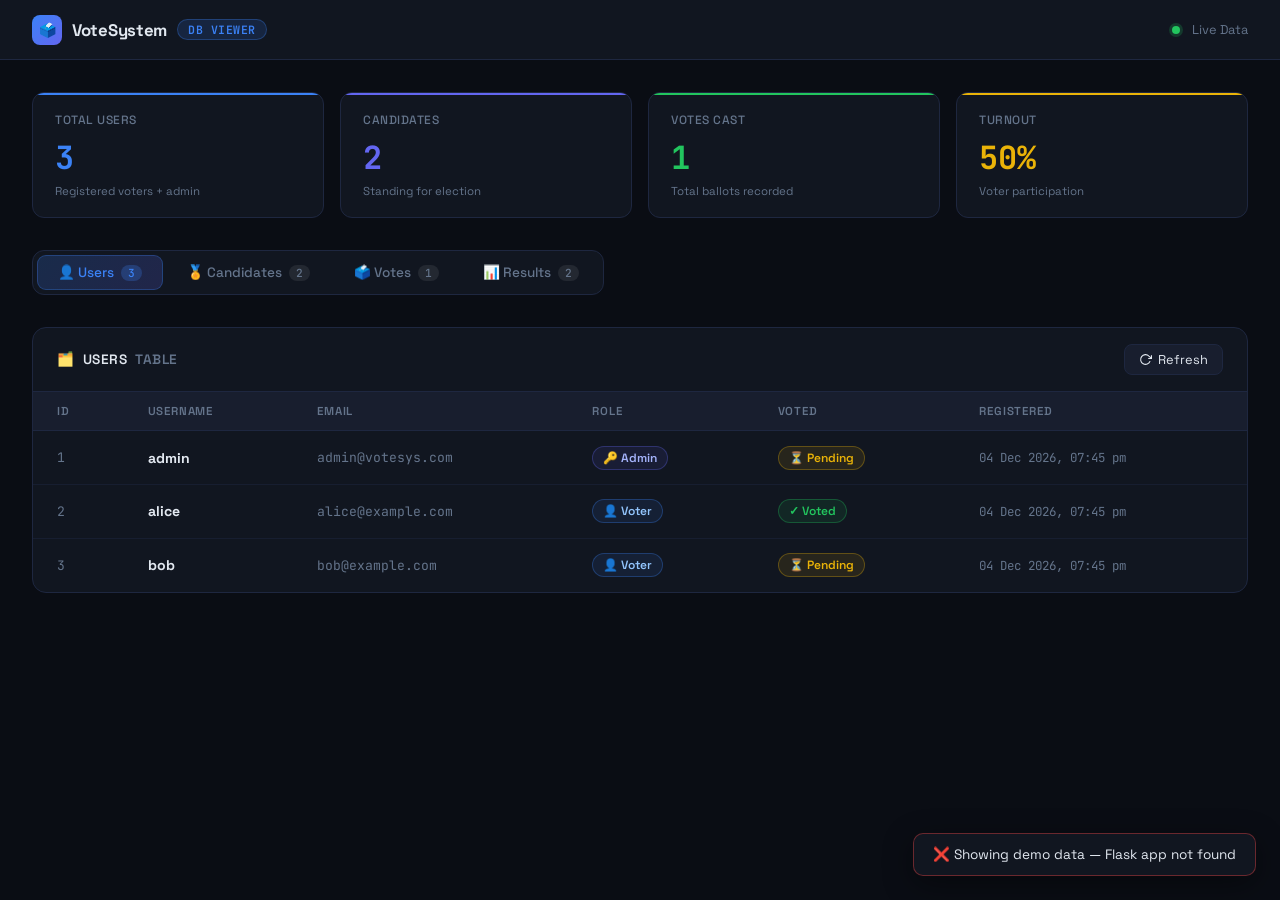
<file: db_viewer.html>
<!DOCTYPE html>
<html lang="en">
<head>
  <meta charset="UTF-8" />
  <meta name="viewport" content="width=device-width, initial-scale=1.0" />
  <title>VoteSystem — Database Viewer</title>
  <link href="https://fonts.googleapis.com/css2?family=Space+Grotesk:wght@300;400;500;600;700&family=JetBrains+Mono:wght@400;600&display=swap" rel="stylesheet" />
  <style>
    :root {
      --bg: #0a0d14;
      --surface: #111620;
      --surface2: #181e2e;
      --border: #1e2740;
      --accent: #3b82f6;
      --accent2: #6366f1;
      --green: #22c55e;
      --yellow: #eab308;
      --red: #ef4444;
      --text: #e2e8f0;
      --muted: #64748b;
      --mono: 'JetBrains Mono', monospace;
    }

    * { margin: 0; padding: 0; box-sizing: border-box; }

    body {
      background: var(--bg);
      color: var(--text);
      font-family: 'Space Grotesk', sans-serif;
      min-height: 100vh;
    }

    /* ── Header ── */
    header {
      background: var(--surface);
      border-bottom: 1px solid var(--border);
      padding: 0 2rem;
      display: flex;
      align-items: center;
      justify-content: space-between;
      height: 60px;
      position: sticky;
      top: 0;
      z-index: 100;
    }
    .logo {
      display: flex;
      align-items: center;
      gap: 10px;
      font-weight: 700;
      font-size: 1.05rem;
      letter-spacing: -0.3px;
    }
    .logo-icon {
      width: 30px;
      height: 30px;
      background: linear-gradient(135deg, var(--accent), var(--accent2));
      border-radius: 8px;
      display: grid;
      place-items: center;
      font-size: 14px;
    }
    .badge {
      background: rgba(59,130,246,.15);
      color: var(--accent);
      border: 1px solid rgba(59,130,246,.3);
      border-radius: 20px;
      padding: 2px 10px;
      font-size: .72rem;
      font-weight: 600;
      letter-spacing: .5px;
      font-family: var(--mono);
    }
    .header-right {
      display: flex;
      align-items: center;
      gap: 12px;
    }
    .live-dot {
      width: 8px; height: 8px;
      background: var(--green);
      border-radius: 50%;
      box-shadow: 0 0 0 3px rgba(34,197,94,.2);
      animation: pulse 2s infinite;
    }
    @keyframes pulse {
      0%,100% { box-shadow: 0 0 0 3px rgba(34,197,94,.2); }
      50%      { box-shadow: 0 0 0 6px rgba(34,197,94,.05); }
    }

    /* ── Layout ── */
    .page {
      max-width: 1300px;
      margin: 0 auto;
      padding: 2rem;
    }

    /* ── Tab Bar ── */
    .tabs {
      display: flex;
      gap: 4px;
      background: var(--surface);
      border: 1px solid var(--border);
      border-radius: 12px;
      padding: 4px;
      margin-bottom: 2rem;
      width: fit-content;
    }
    .tab {
      padding: 8px 20px;
      border-radius: 9px;
      border: none;
      cursor: pointer;
      font-family: 'Space Grotesk', sans-serif;
      font-size: .85rem;
      font-weight: 500;
      color: var(--muted);
      background: transparent;
      transition: all .2s;
      display: flex;
      align-items: center;
      gap: 7px;
    }
    .tab:hover { color: var(--text); background: var(--surface2); }
    .tab.active {
      background: linear-gradient(135deg, rgba(59,130,246,.2), rgba(99,102,241,.2));
      color: var(--accent);
      border: 1px solid rgba(59,130,246,.3);
    }
    .tab-count {
      background: rgba(255,255,255,.08);
      border-radius: 10px;
      padding: 1px 7px;
      font-size: .7rem;
      font-family: var(--mono);
    }
    .tab.active .tab-count { background: rgba(59,130,246,.25); color: var(--accent); }

    /* ── Stats Row ── */
    .stats {
      display: grid;
      grid-template-columns: repeat(4, 1fr);
      gap: 1rem;
      margin-bottom: 2rem;
    }
    .stat-card {
      background: var(--surface);
      border: 1px solid var(--border);
      border-radius: 12px;
      padding: 1.2rem 1.4rem;
      position: relative;
      overflow: hidden;
    }
    .stat-card::before {
      content: '';
      position: absolute;
      top: 0; left: 0; right: 0;
      height: 2px;
    }
    .stat-card.blue::before  { background: var(--accent); }
    .stat-card.purple::before{ background: var(--accent2); }
    .stat-card.green::before { background: var(--green); }
    .stat-card.yellow::before{ background: var(--yellow); }
    .stat-label { font-size: .75rem; color: var(--muted); font-weight: 500; letter-spacing: .5px; text-transform: uppercase; margin-bottom: .5rem; }
    .stat-value { font-size: 2rem; font-weight: 700; font-family: var(--mono); }
    .stat-card.blue   .stat-value { color: var(--accent); }
    .stat-card.purple .stat-value { color: var(--accent2); }
    .stat-card.green  .stat-value { color: var(--green); }
    .stat-card.yellow .stat-value { color: var(--yellow); }
    .stat-sub { font-size: .72rem; color: var(--muted); margin-top: .3rem; }

    /* ── Panel ── */
    .panel {
      background: var(--surface);
      border: 1px solid var(--border);
      border-radius: 14px;
      overflow: hidden;
    }
    .panel-head {
      padding: 1rem 1.5rem;
      border-bottom: 1px solid var(--border);
      display: flex;
      align-items: center;
      justify-content: space-between;
    }
    .panel-title {
      font-size: .85rem;
      font-weight: 600;
      letter-spacing: .5px;
      text-transform: uppercase;
      color: var(--muted);
      display: flex;
      align-items: center;
      gap: 8px;
    }
    .panel-title span { color: var(--text); }

    /* ── Table ── */
    table { width: 100%; border-collapse: collapse; }
    thead tr { background: var(--surface2); }
    th {
      padding: .75rem 1.5rem;
      text-align: left;
      font-size: .72rem;
      font-weight: 600;
      letter-spacing: .8px;
      text-transform: uppercase;
      color: var(--muted);
      border-bottom: 1px solid var(--border);
    }
    td {
      padding: .9rem 1.5rem;
      border-bottom: 1px solid rgba(30,39,64,.5);
      font-size: .88rem;
    }
    tbody tr { transition: background .15s; }
    tbody tr:hover { background: rgba(255,255,255,.02); }
    tbody tr:last-child td { border-bottom: none; }

    .mono { font-family: var(--mono); font-size: .82rem; color: var(--muted); }
    .pill {
      display: inline-flex;
      align-items: center;
      gap: 5px;
      padding: 3px 10px;
      border-radius: 20px;
      font-size: .75rem;
      font-weight: 600;
      border: 1px solid transparent;
    }
    .pill.voted   { background: rgba(34,197,94,.1);  color: var(--green);  border-color: rgba(34,197,94,.3); }
    .pill.pending { background: rgba(234,179,8,.1);  color: var(--yellow); border-color: rgba(234,179,8,.3); }
    .pill.admin   { background: rgba(99,102,241,.1); color: #a5b4fc;       border-color: rgba(99,102,241,.3); }
    .pill.voter   { background: rgba(59,130,246,.1); color: #93c5fd;       border-color: rgba(59,130,246,.3); }

    /* ── Vote Bar ── */
    .bar-wrap { display: flex; align-items: center; gap: 10px; }
    .bar-bg { flex: 1; height: 6px; background: var(--border); border-radius: 3px; overflow: hidden; }
    .bar-fill { height: 100%; border-radius: 3px; background: linear-gradient(90deg, var(--accent), var(--accent2)); transition: width 1s ease; }
    .bar-pct { font-family: var(--mono); font-size: .78rem; color: var(--muted); min-width: 38px; text-align: right; }

    /* ── Section toggle ── */
    .section { display: none; }
    .section.active { display: block; }

    /* ── Refresh button ── */
    .btn-refresh {
      background: var(--surface2);
      border: 1px solid var(--border);
      color: var(--text);
      padding: 6px 14px;
      border-radius: 8px;
      font-family: 'Space Grotesk', sans-serif;
      font-size: .8rem;
      cursor: pointer;
      display: flex;
      align-items: center;
      gap: 6px;
      transition: all .2s;
    }
    .btn-refresh:hover { border-color: var(--accent); color: var(--accent); }
    .btn-refresh svg { transition: transform .4s; }
    .btn-refresh.spinning svg { transform: rotate(360deg); }

    /* ── Empty state ── */
    .empty {
      padding: 3rem;
      text-align: center;
      color: var(--muted);
    }
    .empty-icon { font-size: 2.5rem; margin-bottom: .75rem; }

    /* ── Winner badge ── */
    .crown { font-size: 1rem; margin-right: 4px; }
    .winner-row td:first-child { position: relative; }

    /* ── Scrollbar ── */
    ::-webkit-scrollbar { width: 6px; height: 6px; }
    ::-webkit-scrollbar-track { background: var(--bg); }
    ::-webkit-scrollbar-thumb { background: var(--border); border-radius: 3px; }

    /* ── Loading skeleton ── */
    .skeleton {
      background: linear-gradient(90deg, var(--surface2) 25%, var(--border) 50%, var(--surface2) 75%);
      background-size: 200% 100%;
      animation: shimmer 1.5s infinite;
      border-radius: 4px;
      height: 14px;
    }
    @keyframes shimmer { 0%{background-position:200% 0} 100%{background-position:-200% 0} }

    .loading-rows td { padding: .9rem 1.5rem; }

    /* ── Toast ── */
    .toast {
      position: fixed;
      bottom: 1.5rem;
      right: 1.5rem;
      background: var(--surface);
      border: 1px solid var(--border);
      border-radius: 10px;
      padding: .75rem 1.2rem;
      font-size: .85rem;
      display: flex;
      align-items: center;
      gap: 8px;
      box-shadow: 0 8px 30px rgba(0,0,0,.4);
      transform: translateY(20px);
      opacity: 0;
      transition: all .3s ease;
      z-index: 999;
    }
    .toast.show { transform: translateY(0); opacity: 1; }
    .toast.success { border-color: rgba(34,197,94,.4); }
    .toast.error   { border-color: rgba(239,68,68,.4); }

    @media (max-width: 768px) {
      .stats { grid-template-columns: repeat(2,1fr); }
      .tabs { flex-wrap: wrap; }
      .page { padding: 1rem; }
    }
  </style>
</head>
<body>

<header>
  <div class="logo">
    <div class="logo-icon">🗳️</div>
    VoteSystem <span class="badge">DB VIEWER</span>
  </div>
  <div class="header-right">
    <div class="live-dot"></div>
    <span style="font-size:.8rem;color:var(--muted)">Live Data</span>
  </div>
</header>

<div class="page">

  <!-- Stats -->
  <div class="stats" id="statsRow">
    <div class="stat-card blue">
      <div class="stat-label">Total Users</div>
      <div class="stat-value" id="s-users">—</div>
      <div class="stat-sub">Registered voters + admin</div>
    </div>
    <div class="stat-card purple">
      <div class="stat-label">Candidates</div>
      <div class="stat-value" id="s-cands">—</div>
      <div class="stat-sub">Standing for election</div>
    </div>
    <div class="stat-card green">
      <div class="stat-label">Votes Cast</div>
      <div class="stat-value" id="s-votes">—</div>
      <div class="stat-sub">Total ballots recorded</div>
    </div>
    <div class="stat-card yellow">
      <div class="stat-label">Turnout</div>
      <div class="stat-value" id="s-turnout">—</div>
      <div class="stat-sub">Voter participation</div>
    </div>
  </div>

  <!-- Tabs -->
  <div class="tabs">
    <button class="tab active" onclick="switchTab('users', this)">
      👤 Users <span class="tab-count" id="tc-users">0</span>
    </button>
    <button class="tab" onclick="switchTab('candidates', this)">
      🏅 Candidates <span class="tab-count" id="tc-cands">0</span>
    </button>
    <button class="tab" onclick="switchTab('votes', this)">
      🗳️ Votes <span class="tab-count" id="tc-votes">0</span>
    </button>
    <button class="tab" onclick="switchTab('results', this)">
      📊 Results <span class="tab-count" id="tc-results">0</span>
    </button>
  </div>

  <!-- USERS -->
  <div class="section active" id="sec-users">
    <div class="panel">
      <div class="panel-head">
        <div class="panel-title">🗂️ <span>users</span> table</div>
        <button class="btn-refresh" onclick="loadAll()">
          <svg width="13" height="13" fill="none" stroke="currentColor" stroke-width="2" viewBox="0 0 24 24"><polyline points="23 4 23 10 17 10"/><path d="M20.49 15a9 9 0 1 1-2.12-9.36L23 10"/></svg>
          Refresh
        </button>
      </div>
      <table>
        <thead>
          <tr>
            <th>ID</th><th>Username</th><th>Email</th><th>Role</th><th>Voted</th><th>Registered</th>
          </tr>
        </thead>
        <tbody id="users-body">
          <tr class="loading-rows"><td><div class="skeleton" style="width:20px"></div></td><td><div class="skeleton" style="width:80px"></div></td><td><div class="skeleton" style="width:160px"></div></td><td><div class="skeleton" style="width:60px"></div></td><td><div class="skeleton" style="width:60px"></div></td><td><div class="skeleton" style="width:100px"></div></td></tr>
        </tbody>
      </table>
    </div>
  </div>

  <!-- CANDIDATES -->
  <div class="section" id="sec-candidates">
    <div class="panel">
      <div class="panel-head">
        <div class="panel-title">🏅 <span>candidates</span> table</div>
        <button class="btn-refresh" onclick="loadAll()">
          <svg width="13" height="13" fill="none" stroke="currentColor" stroke-width="2" viewBox="0 0 24 24"><polyline points="23 4 23 10 17 10"/><path d="M20.49 15a9 9 0 1 1-2.12-9.36L23 10"/></svg>
          Refresh
        </button>
      </div>
      <table>
        <thead>
          <tr><th>ID</th><th>Name</th><th>Party</th><th>Description</th><th>Added On</th></tr>
        </thead>
        <tbody id="candidates-body">
          <tr class="loading-rows"><td><div class="skeleton" style="width:20px"></div></td><td><div class="skeleton" style="width:100px"></div></td><td><div class="skeleton" style="width:120px"></div></td><td><div class="skeleton" style="width:200px"></div></td><td><div class="skeleton" style="width:100px"></div></td></tr>
        </tbody>
      </table>
    </div>
  </div>

  <!-- VOTES -->
  <div class="section" id="sec-votes">
    <div class="panel">
      <div class="panel-head">
        <div class="panel-title">🗳️ <span>votes</span> table (raw ballots)</div>
        <button class="btn-refresh" onclick="loadAll()">
          <svg width="13" height="13" fill="none" stroke="currentColor" stroke-width="2" viewBox="0 0 24 24"><polyline points="23 4 23 10 17 10"/><path d="M20.49 15a9 9 0 1 1-2.12-9.36L23 10"/></svg>
          Refresh
        </button>
      </div>
      <table>
        <thead>
          <tr><th>Vote ID</th><th>Voter (username)</th><th>Candidate</th><th>Party</th><th>Cast At</th></tr>
        </thead>
        <tbody id="votes-body">
          <tr class="loading-rows"><td><div class="skeleton" style="width:20px"></div></td><td><div class="skeleton" style="width:80px"></div></td><td><div class="skeleton" style="width:100px"></div></td><td><div class="skeleton" style="width:100px"></div></td><td><div class="skeleton" style="width:100px"></div></td></tr>
        </tbody>
      </table>
    </div>
  </div>

  <!-- RESULTS -->
  <div class="section" id="sec-results">
    <div class="panel">
      <div class="panel-head">
        <div class="panel-title">📊 <span>Election Results</span> — live tally</div>
        <button class="btn-refresh" onclick="loadAll()">
          <svg width="13" height="13" fill="none" stroke="currentColor" stroke-width="2" viewBox="0 0 24 24"><polyline points="23 4 23 10 17 10"/><path d="M20.49 15a9 9 0 1 1-2.12-9.36L23 10"/></svg>
          Refresh
        </button>
      </div>
      <table>
        <thead>
          <tr><th>Rank</th><th>Candidate</th><th>Party</th><th>Votes</th><th>Share</th></tr>
        </thead>
        <tbody id="results-body">
          <tr class="loading-rows"><td><div class="skeleton" style="width:20px"></div></td><td><div class="skeleton" style="width:100px"></div></td><td><div class="skeleton" style="width:120px"></div></td><td><div class="skeleton" style="width:40px"></div></td><td><div class="skeleton" style="width:140px"></div></td></tr>
        </tbody>
      </table>
    </div>
  </div>

</div>

<div class="toast" id="toast"></div>

<script>
  /* ─── DB path config ─────────────────────────────────────── */
  // This viewer fetches data from the Flask API endpoints.
  // Make sure your voting_system Flask app is running.
  const BASE = 'http://127.0.0.1:5000';

  /* ─── Fetch helpers ──────────────────────────────────────── */
  async function apiFetch(path) {
    const r = await fetch(BASE + path, { credentials: 'include' });
    if (!r.ok) throw new Error(`HTTP ${r.status} from ${path}`);
    return r.json();
  }

  /* ─── Toast ──────────────────────────────────────────────── */
  function showToast(msg, type = 'success') {
    const t = document.getElementById('toast');
    t.textContent = (type === 'success' ? '✅ ' : '❌ ') + msg;
    t.className = `toast ${type} show`;
    setTimeout(() => t.classList.remove('show'), 3000);
  }

  /* ─── Format date ────────────────────────────────────────── */
  function fmtDate(d) {
    if (!d) return '—';
    return new Date(d).toLocaleString('en-IN', {
      day: '2-digit', month: 'short', year: 'numeric',
      hour: '2-digit', minute: '2-digit'
    });
  }

  /* ─── State ──────────────────────────────────────────────── */
  let state = { users: [], candidates: [], votes: [] };

  /* ─── Render Users ───────────────────────────────────────── */
  function renderUsers(users) {
    const tb = document.getElementById('users-body');
    if (!users.length) {
      tb.innerHTML = `<tr><td colspan="6"><div class="empty"><div class="empty-icon">👥</div>No users registered yet</div></td></tr>`;
      return;
    }
    tb.innerHTML = users.map(u => `
      <tr>
        <td class="mono">${u.id}</td>
        <td><strong>${u.username}</strong></td>
        <td class="mono" style="color:var(--muted)">${u.email}</td>
        <td><span class="pill ${u.is_admin ? 'admin' : 'voter'}">${u.is_admin ? '🔑 Admin' : '👤 Voter'}</span></td>
        <td><span class="pill ${u.has_voted ? 'voted' : 'pending'}">${u.has_voted ? '✓ Voted' : '⏳ Pending'}</span></td>
        <td class="mono" style="font-size:.78rem;color:var(--muted)">${fmtDate(u.created_at)}</td>
      </tr>
    `).join('');
    document.getElementById('tc-users').textContent = users.length;
  }

  /* ─── Render Candidates ──────────────────────────────────── */
  function renderCandidates(candidates) {
    const tb = document.getElementById('candidates-body');
    if (!candidates.length) {
      tb.innerHTML = `<tr><td colspan="5"><div class="empty"><div class="empty-icon">🏅</div>No candidates added yet. Log in as Admin → Add Candidate</div></td></tr>`;
      return;
    }
    tb.innerHTML = candidates.map(c => `
      <tr>
        <td class="mono">${c.id}</td>
        <td><strong>${c.name}</strong></td>
        <td style="color:#a5b4fc">${c.party}</td>
        <td style="color:var(--muted);font-size:.82rem;max-width:280px;overflow:hidden;text-overflow:ellipsis;white-space:nowrap">${c.description || '—'}</td>
        <td class="mono" style="font-size:.78rem;color:var(--muted)">${fmtDate(c.created_at)}</td>
      </tr>
    `).join('');
    document.getElementById('tc-cands').textContent = candidates.length;
  }

  /* ─── Render Votes ───────────────────────────────────────── */
  function renderVotes(votes) {
    const tb = document.getElementById('votes-body');
    if (!votes.length) {
      tb.innerHTML = `<tr><td colspan="5"><div class="empty"><div class="empty-icon">🗳️</div>No votes cast yet</div></td></tr>`;
      return;
    }
    tb.innerHTML = votes.map(v => `
      <tr>
        <td class="mono">#${v.id}</td>
        <td><strong>${v.voter_username}</strong></td>
        <td>${v.candidate_name}</td>
        <td style="color:#a5b4fc">${v.candidate_party}</td>
        <td class="mono" style="font-size:.78rem;color:var(--muted)">${fmtDate(v.cast_at)}</td>
      </tr>
    `).join('');
    document.getElementById('tc-votes').textContent = votes.length;
  }

  /* ─── Render Results ─────────────────────────────────────── */
  function renderResults(candidates, totalVotes) {
    const tb = document.getElementById('results-body');
    if (!candidates.length) {
      tb.innerHTML = `<tr><td colspan="5"><div class="empty"><div class="empty-icon">📊</div>No results yet</div></td></tr>`;
      return;
    }
    const ranked = [...candidates].sort((a,b) => b.vote_count - a.vote_count);
    tb.innerHTML = ranked.map((c, i) => {
      const pct = totalVotes ? Math.round(c.vote_count / totalVotes * 1000) / 10 : 0;
      const medal = i === 0 && totalVotes ? '👑 ' : i === 1 ? '🥈 ' : i === 2 ? '🥉 ' : '';
      return `
        <tr>
          <td class="mono" style="color:var(--muted)">${i + 1}</td>
          <td><strong>${medal}${c.name}</strong></td>
          <td style="color:#a5b4fc">${c.party}</td>
          <td class="mono" style="color:var(--accent);font-weight:600">${c.vote_count}</td>
          <td>
            <div class="bar-wrap">
              <div class="bar-bg"><div class="bar-fill" style="width:${pct}%"></div></div>
              <div class="bar-pct">${pct}%</div>
            </div>
          </td>
        </tr>
      `;
    }).join('');
    document.getElementById('tc-results').textContent = ranked.length;
  }

  /* ─── Update Stats ───────────────────────────────────────── */
  function updateStats(users, candidates, votes) {
    const voterCount = users.filter(u => !u.is_admin).length;
    const turnout = voterCount ? Math.round(votes.length / voterCount * 1000) / 10 : 0;
    document.getElementById('s-users').textContent = users.length;
    document.getElementById('s-cands').textContent = candidates.length;
    document.getElementById('s-votes').textContent = votes.length;
    document.getElementById('s-turnout').textContent = turnout + '%';
  }

  /* ─── Load All ───────────────────────────────────────────── */
  async function loadAll() {
    try {
      const [users, candidates, votes] = await Promise.all([
        apiFetch('/api/db/users'),
        apiFetch('/api/db/candidates'),
        apiFetch('/api/db/votes'),
      ]);
      state = { users, candidates, votes };
      renderUsers(users);
      renderCandidates(candidates);
      renderVotes(votes);
      renderResults(candidates, votes.length);
      updateStats(users, candidates, votes);
      showToast('Database refreshed successfully');
    } catch (e) {
      showToast('Cannot connect to Flask app at ' + BASE + '. Make sure it is running!', 'error');
      renderFallback();
    }
  }

  /* ─── Fallback (demo mode) ───────────────────────────────── */
  function renderFallback() {
    const demoUsers = [
      { id: 1, username: 'admin', email: 'admin@votesys.com', is_admin: true, has_voted: false, created_at: new Date() },
      { id: 2, username: 'alice', email: 'alice@example.com', is_admin: false, has_voted: true, created_at: new Date() },
      { id: 3, username: 'bob',   email: 'bob@example.com',   is_admin: false, has_voted: false, created_at: new Date() },
    ];
    const demoCandidates = [
      { id: 1, name: 'Rahul Sharma', party: 'Progress Party', description: 'Advocate for tech growth', vote_count: 1, created_at: new Date() },
      { id: 2, name: 'Priya Patel',  party: 'Future Alliance', description: 'Education reformer',       vote_count: 0, created_at: new Date() },
    ];
    const demoVotes = [
      { id: 1, voter_username: 'alice', candidate_name: 'Rahul Sharma', candidate_party: 'Progress Party', cast_at: new Date() }
    ];
    renderUsers(demoUsers);
    renderCandidates(demoCandidates);
    renderVotes(demoVotes);
    renderResults(demoCandidates, 1);
    updateStats(demoUsers, demoCandidates, demoVotes);
    showToast('Showing demo data — Flask app not found', 'error');
  }

  /* ─── Tab switch ─────────────────────────────────────────── */
  function switchTab(name, btn) {
    document.querySelectorAll('.section').forEach(s => s.classList.remove('active'));
    document.querySelectorAll('.tab').forEach(t => t.classList.remove('active'));
    document.getElementById('sec-' + name).classList.add('active');
    btn.classList.add('active');
  }

  /* ─── Init ───────────────────────────────────────────────── */
  loadAll();
  setInterval(loadAll, 30000); // auto-refresh every 30s
</script>

<!-- 
  ═══════════════════════════════════════════════════════════════
  IMPORTANT: To make this work, add these API routes to your
  voting_system Flask app (routes/main.py):

  @main_bp.route('/api/db/users')
  def api_users():
      from models import User
      from flask import jsonify
      users = User.query.all()
      return jsonify([{
          'id': u.id, 'username': u.username, 'email': u.email,
          'is_admin': u.is_admin, 'has_voted': u.has_voted(),
          'created_at': u.created_at.isoformat() if u.created_at else None
      } for u in users])

  @main_bp.route('/api/db/candidates')
  def api_candidates():
      from models import Candidate
      from flask import jsonify
      cands = Candidate.query.all()
      return jsonify([{
          'id': c.id, 'name': c.name, 'party': c.party,
          'description': c.description, 'vote_count': c.vote_count,
          'created_at': c.created_at.isoformat() if c.created_at else None
      } for c in cands])

  @main_bp.route('/api/db/votes')
  def api_votes():
      from models import Vote
      from flask import jsonify
      votes = Vote.query.all()
      return jsonify([{
          'id': v.id, 'voter_username': v.voter.username,
          'candidate_name': v.candidate.name,
          'candidate_party': v.candidate.party,
          'cast_at': v.cast_at.isoformat() if v.cast_at else None
      } for v in votes])
  ═══════════════════════════════════════════════════════════════
-->
</body>
</html>
</file>
